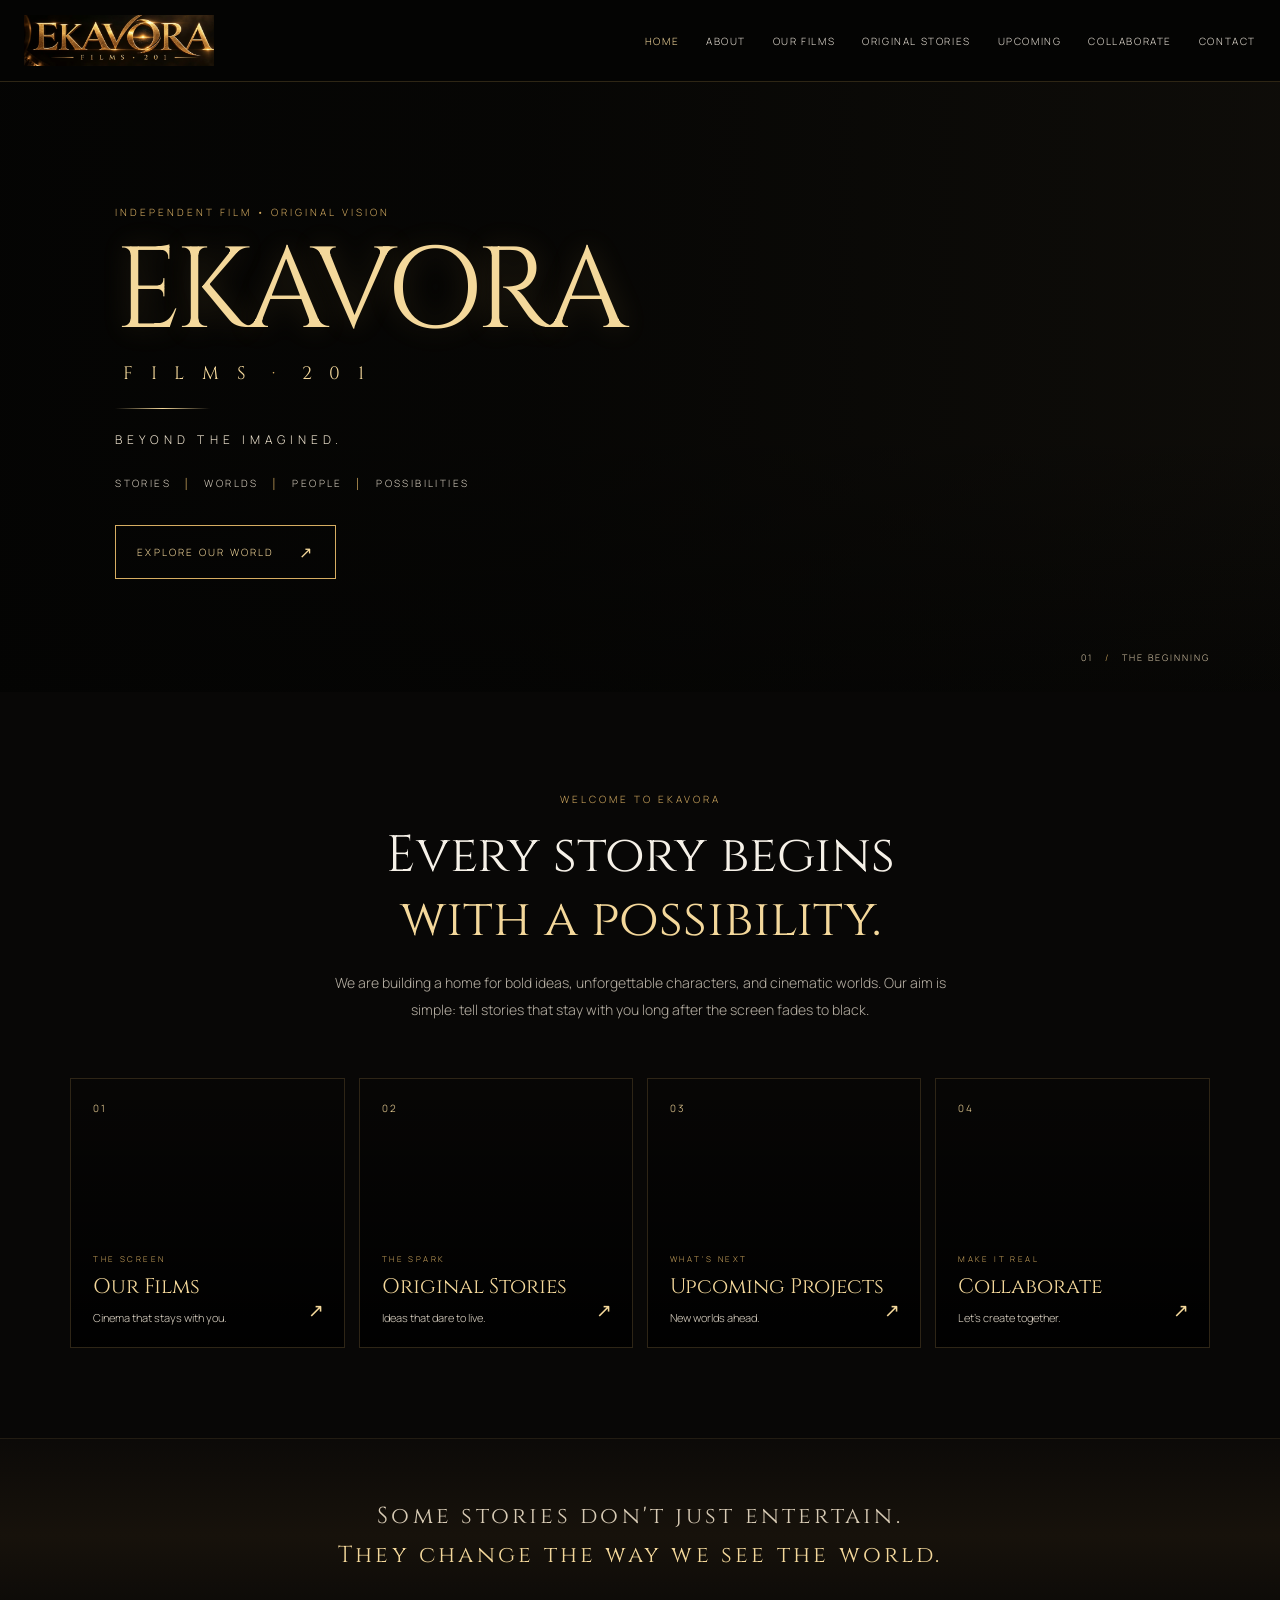
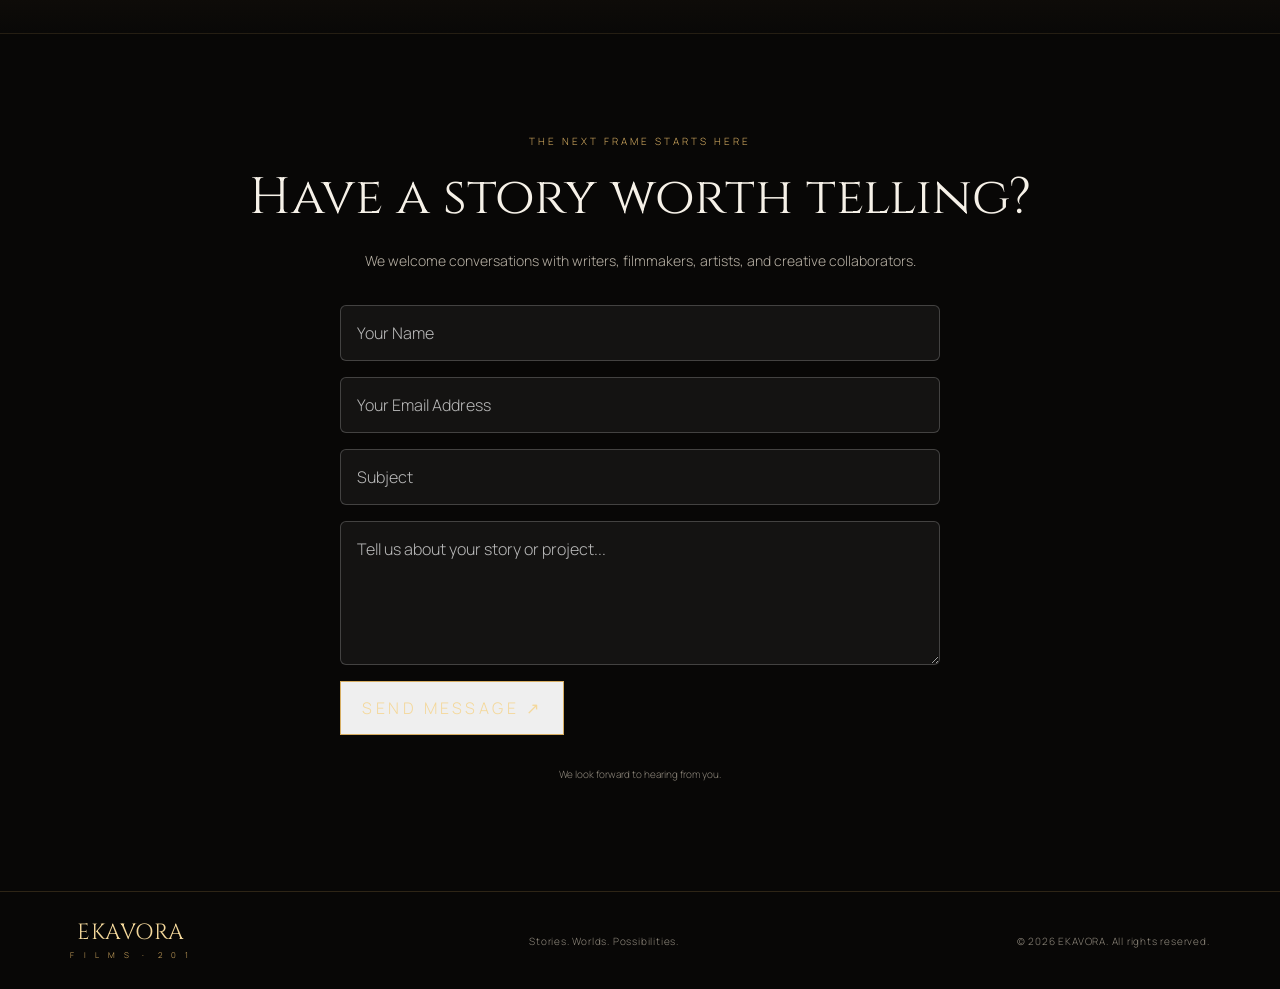
<file: index.html>
<!DOCTYPE html>
<html lang="en">
<head>
  <meta charset="UTF-8">
  <meta name="viewport" content="width=device-width, initial-scale=1.0">
  <meta name="theme-color" content="#080706">
  <meta name="description" content="EKAVORA — Films, stories, worlds, and possibilities.">
  <title>EKAVORA | Films 201</title>
  <link rel="preconnect" href="https://fonts.googleapis.com">
  <link rel="preconnect" href="https://fonts.gstatic.com" crossorigin>
  <link href="https://fonts.googleapis.com/css2?family=Cinzel:wght@400;500;600;700&family=Manrope:wght@300;400;500;600&display=swap" rel="stylesheet">
  <link rel="stylesheet" href="style.css">
</head>
<body>
  <header class="site-header">
    <a class="brand" href="#home" aria-label="EKAVORA home">
       <img class="brand-logo" src="./Assets/WhatsApp%20Image%202026-10-28%20at%203.33.55%20AM.jpeg"
      alt="EKAVORA Films 201">
    </a>
    <button class="menu-toggle" aria-label="Open navigation" aria-expanded="false">☰</button>
    <nav class="nav">
      <a class="active" href="#home">Home</a>
      <a href="#about">About</a>
      <a href="#films">Our Films</a>
      <a href="#stories">Original Stories</a>
      <a href="#upcoming">Upcoming</a>
      <a href="#collaborate">Collaborate</a>
      <a href="#contact">Contact</a>
    </nav>
  </header>

  <main>
    <section class="hero" id="home">
      <div class="hero-image" role="img" aria-label="Cinematic film set in warm golden light"></div>
      <div class="hero-shade"></div>
      <div class="hero-content">
        <p class="eyebrow">INDEPENDENT FILM • ORIGINAL VISION</p>
        <h1>EKAVORA</h1>
        <div class="hero-subtitle">F I L M S <span>·</span> 2 0 1</div>
        <div class="gold-rule"></div>
        <p class="tagline">BEYOND THE IMAGINED.</p>
        <p class="hero-mantra">STORIES <i>│</i> WORLDS <i>│</i> PEOPLE <i>│</i> POSSIBILITIES</p>
        <a class="button" href="#about">EXPLORE OUR WORLD <span>↗</span></a>
      </div>
      <div class="hero-index">01 <span>/</span> THE BEGINNING</div>
    </section>

    <section class="intro section-wrap" id="about">
      <p class="eyebrow">WELCOME TO EKAVORA</p>
      <h2>Every story begins<br><em>with a possibility.</em></h2>
      <p class="intro-copy">We are building a home for bold ideas, unforgettable characters, and cinematic worlds. Our aim is simple: tell stories that stay with you long after the screen fades to black.</p>
    </section>

    <section class="feature-grid section-wrap" aria-label="Explore EKAVORA">
      <a class="feature-card film-card" id="films" href="#contact">
        <span class="card-number">01</span><div><p class="eyebrow">THE SCREEN</p><h3>Our Films</h3><p>Cinema that stays with you.</p></div><span class="arrow">↗</span>
      </a>
      <a class="feature-card story-card" id="stories" href="#contact">
        <span class="card-number">02</span><div><p class="eyebrow">THE SPARK</p><h3>Original Stories</h3><p>Ideas that dare to live.</p></div><span class="arrow">↗</span>
      </a>
      <a class="feature-card upcoming-card" id="upcoming" href="#contact">
        <span class="card-number">03</span><div><p class="eyebrow">WHAT'S NEXT</p><h3>Upcoming Projects</h3><p>New worlds ahead.</p></div><span class="arrow">↗</span>
      </a>
      <a class="feature-card collab-card" id="collaborate" href="#contact">
        <span class="card-number">04</span><div><p class="eyebrow">MAKE IT REAL</p><h3>Collaborate</h3><p>Let's create together.</p></div><span class="arrow">↗</span>
      </a>
    </section>

    <section class="manifesto">
      <div class="manifesto-inner">
        <span class="gold-rule"></span>
        <p>Some stories don't just entertain.</p>
        <p class="manifesto-strong">They change the way we see the world.</p>
        <span class="gold-rule"></span>
      </div>
    </section>

    <section class="contact section-wrap" id="contact">
    <p class="eyebrow">THE NEXT FRAME STARTS HERE</p>
    <h2>Have a story worth telling?</h2>
    <p>We welcome conversations with writers, filmmakers, artists, and creative collaborators.</p>

    <form action="https://formspree.io/f/mkjjrlqg" method="POST" class="contact-form">
        <input type="text" name="name" placeholder="Your Name" required>

        <input type="email" name="email" placeholder="Your Email Address" required>

        <input type="text" name="subject" placeholder="Subject" required>

        <textarea name="message" placeholder="Tell us about your story or project..." rows="5" required></textarea>

        <button type="submit" class="button">SEND MESSAGE ↗</button>
    </form>

    <p class="contact-note">We look forward to hearing from you.</p>
    </section>
  </main>

  <footer class="footer">
    <a class="brand footer-brand" href="#home"><span class="brand-main">EKAVORA</span><span class="brand-sub">F I L M S <b>·</b> 2 0 1</span></a>
    <p>Stories. Worlds. Possibilities.</p>
    <p class="copyright">© <span id="year"></span> EKAVORA. All rights reserved.</p>
  </footer>
  <script src="script.js"></script>
</body>
</html>
</file>
<file: style.css>
*{box-sizing:border-box}
:root{--black:#080706;--panel:#11100e;--gold:#d6ad62;--gold-light:#f4d89b;--muted:#b8b1a5;--white:#f6f1e8}
html{scroll-behavior:smooth;scroll-padding-top:90px}
body{margin:0;background:var(--black);color:var(--white);font-family:"Manrope",Arial,sans-serif;font-weight:300}
a{color:inherit;text-decoration:none}
.site-header{height:82px;display:flex;align-items:center;justify-content:space-between;padding:0 5.5%;background:rgba(5,5,4,.96);border-bottom:1px solid rgba(214,173,98,.2);position:sticky;top:0;z-index:20}
.brand{display:flex;flex-direction:column;align-items:center;line-height:1}
.brand-main{font-family:"Cinzel",Georgia,serif;color:var(--gold-light);font-size:27px;letter-spacing:.025em}
.brand-sub{font-size:9px;letter-spacing:.45em;color:var(--gold);margin-top:7px}
.brand-sub b{font-weight:400;margin:0 4px}
.nav{display:flex;gap:clamp(12px,2.1vw,32px);align-items:center}
.nav a{font-size:10px;letter-spacing:.16em;text-transform:uppercase;color:#e8e1d6;transition:color .2s}
.nav a:hover,.nav a.active{color:var(--gold-light)}
.menu-toggle{display:none;background:none;border:1px solid #66512f;color:var(--gold-light);font-size:22px;padding:5px 10px}
.hero{position:relative;min-height:610px;display:flex;align-items:center;overflow:hidden;background:#100e0a}
.hero-image{position:absolute;inset:0;background-image:url("https://images.unsplash.com/photo-1485846234645-a62644f84728?auto=format&fit=crop&w=2200&q=85");background-position:center 48%;background-size:cover;filter:sepia(.45) brightness(.48)}
.hero-shade{position:absolute;inset:0;background:linear-gradient(90deg,rgba(4,4,3,.96) 0%,rgba(4,4,3,.78) 42%,rgba(4,4,3,.15) 100%),linear-gradient(0deg,rgba(5,5,4,.75),transparent 42%)}
.hero-content{position:relative;z-index:1;width:min(680px,90%);margin-left:9%;padding:70px 0}
.eyebrow{font-size:10px;letter-spacing:.3em;color:var(--gold);text-transform:uppercase}
.hero h1{font-family:"Cinzel",Georgia,serif;font-size:clamp(58px,9vw,116px);font-weight:400;line-height:.98;letter-spacing:-.045em;margin:18px 0 0;color:var(--gold-light);text-shadow:0 0 28px rgba(214,173,98,.2)}
.hero-subtitle{font-family:"Cinzel",Georgia,serif;letter-spacing:.35em;color:var(--gold-light);font-size:18px;margin:12px 0 20px 8px}
.hero-subtitle span{margin:0 9px;color:var(--gold)}
.gold-rule{width:95px;height:1px;background:linear-gradient(90deg,transparent,var(--gold-light),transparent);margin:22px 0}
.tagline{letter-spacing:.42em;font-size:12px;color:#f4e9d4}
.hero-mantra{font-size:10px;letter-spacing:.24em;color:#d9d0c1;margin:28px 0 35px}
.hero-mantra i{font-style:normal;color:var(--gold);padding:0 8px}
.button{display:inline-flex;align-items:center;gap:24px;border:1px solid var(--gold);padding:15px 21px;color:var(--gold-light);font-size:10px;letter-spacing:.22em;transition:background .25s,color .25s}
.button:hover{background:var(--gold);color:#090806}
.button span{font-size:16px}
.hero-index{position:absolute;right:5.5%;bottom:28px;font-size:9px;letter-spacing:.22em;color:#d6c6a7}
.hero-index span{color:var(--gold);padding:0 8px}
.section-wrap{width:min(1180px,89%);margin:0 auto}
.intro{text-align:center;padding:90px 0 55px}
.intro h2,.contact h2{font-family:"Cinzel",Georgia,serif;font-weight:400;font-size:clamp(32px,4vw,52px);line-height:1.25;margin:18px 0;color:var(--white)}
.intro h2 em{font-style:normal;color:var(--gold-light)}
.intro-copy{max-width:650px;margin:0 auto;color:var(--muted);font-size:14px;line-height:1.9}
.feature-grid{display:grid;grid-template-columns:repeat(4,1fr);gap:14px;padding-bottom:90px}
.feature-card{min-height:270px;position:relative;display:flex;flex-direction:column;justify-content:space-between;padding:22px;background-size:cover;background-position:center;overflow:hidden;border:1px solid rgba(214,173,98,.18);isolation:isolate;transition:transform .25s,border-color .25s}
.feature-card:before{content:"";position:absolute;inset:0;background:linear-gradient(0deg,rgba(0,0,0,.95),rgba(0,0,0,.12));z-index:-1}
.feature-card:hover{transform:translateY(-5px);border-color:var(--gold)}
.film-card{background-image:url("https://images.unsplash.com/photo-1518709268805-4e9042af9f23?auto=format&fit=crop&w=800&q=80")}
.story-card{background-image:url("https://images.unsplash.com/photo-1455390582262-044c dead?auto=format&fit=crop&w=800&q=80")}
.upcoming-card{background-image:url("https://images.unsplash.com/photo-1519608487953-e999c86e7455?auto=format&fit=crop&w=800&q=80")}
.collab-card{background-image:url("https://images.unsplash.com/photo-1521737711867-e3b97375f902?auto=format&fit=crop&w=800&q=80")}
.card-number{font-size:10px;letter-spacing:.2em;color:var(--gold-light)}
.feature-card .eyebrow{font-size:8px;margin-bottom:9px}
.feature-card h3{font-family:"Cinzel",Georgia,serif;font-size:21px;font-weight:400;margin:0 0 9px;color:var(--gold-light)}
.feature-card div>p:last-child{font-size:11px;color:#ddd4c5;margin:0}
.arrow{position:absolute;right:20px;bottom:24px;color:var(--gold-light);font-size:19px}
.manifesto{background:linear-gradient(180deg,#0c0a08,#17120b 50%,#090807);border-top:1px solid rgba(214,173,98,.12);border-bottom:1px solid rgba(214,173,98,.12);text-align:center;padding:54px 20px}
.manifesto-inner{max-width:900px;margin:auto}
.manifesto .gold-rule{margin:0 auto 24px}
.manifesto p{font-family:"Cinzel",Georgia,serif;font-size:clamp(15px,2.2vw,23px);letter-spacing:.14em;color:#d8cbb5;margin:8px 0}
.manifesto .manifesto-strong{color:var(--gold-light)}
.manifesto .gold-rule:last-child{margin:24px auto 0}
.contact{text-align:center;padding:90px 0 100px}
.contact>p:not(.eyebrow):not(.contact-note){color:var(--muted);font-size:14px;line-height:1.8;margin:0 auto 28px;max-width:600px}
.contact-note{font-size:10px;color:#8e877b;margin-top:18px}
.footer{border-top:1px solid rgba(214,173,98,.18);padding:30px 5.5%;display:flex;align-items:center;justify-content:space-between;gap:20px;color:#8f887c;font-size:10px;letter-spacing:.08em}
.footer-brand .brand-main{font-size:22px}.footer-brand .brand-sub{font-size:8px}
.copyright{margin:0}
@media(max-width:900px){.site-header{padding:0 5%;height:74px}.menu-toggle{display:block}.nav{display:none;position:absolute;top:73px;left:0;right:0;background:#090807;padding:22px 6%;flex-direction:column;align-items:flex-start;border-bottom:1px solid rgba(214,173,98,.2)}.nav.open{display:flex}.nav a{padding:7px 0}.hero{min-height:570px}.hero-content{margin-left:6%}.feature-grid{grid-template-columns:repeat(2,1fr)}.feature-card{min-height:230px}}
@media(max-width:560px){.brand-main{font-size:22px}.brand-sub{font-size:8px}.hero{min-height:570px}.hero-content{padding:60px 0;margin-left:6%}.hero h1{font-size:clamp(48px,14vw,76px)}.hero-subtitle{font-size:14px}.hero-mantra{font-size:8px;line-height:2;letter-spacing:.12em}.hero-mantra i{padding:0 2px}.tagline{font-size:10px;letter-spacing:.25em}.intro{padding:65px 0 38px}.feature-grid{width:90%;gap:9px;padding-bottom:60px}.feature-card{min-height:210px;padding:15px}.feature-card h3{font-size:17px}.feature-card div>p:last-child{font-size:10px}.arrow{right:12px;bottom:17px}.manifesto{padding:42px 18px}.contact{padding:65px 0}.footer{flex-direction:column;text-align:center;padding:28px 15px}.hero-index{font-size:8px}}
.brand-logo {
  display: block;
  width: 190px;
  max-width: 100%;
  height: auto;
  object-fit: contain;
}
/* Mobile Responsive Logo */
@media (max-width: 768px). {
  .brand-logo {
    width: 160px;
     }
}  
/* EKAVORA Header and Logo Improvements */
.site-header {
  padding-left: 24px;
  padding-right: 24px;
}

.brand-logo {
  display: block;
  width: 190px;
  max-width: 100%;
  height: auto;
  object-fit: contain;
}

@media (max-width: 768px) {
  .site-header {
    padding-left: 12px;
    padding-right: 12px;
  }

  .brand-logo {
    width: 160px;
  }

  .nav {
    gap: 12px;
  }

  .nav a {
    font-size: 9px;
  }
}
/* Fix mobile screen overflow */
@media (max-width: 768px) {
  html,
  body {
    width: 100%;
    max-width: 100%;
    overflow-x: hidden;
  }

  .hero {
    width: 100%;
    min-width: 0;
    min-height: 560px;
    overflow: hidden;
  }

  .hero-content {
    width: 90%;
    max-width: 90%;
    margin-left: auto;
    margin-right: auto;
  }

  .hero h1 {
    font-size: clamp(42px, 12vw, 64px);
    overflow-wrap: anywhere;
  }

  .hero-subtitle {
    font-size: 14px;
    letter-spacing: 0.2em;
    flex-wrap: wrap;
  }

  .tagline,
  .hero-mantra {
    max-width: 100%;
    overflow-wrap: anywhere;
  }

  .site-header {
    max-width: 100%;
    box-sizing: border-box;
  }
}
/* EKAVORA Contact Form */
.contact-form {
max-width: 600px;
margin: 32px auto;
display: flex;
flex-direction: column;
gap: 16px;
}

.contact-form input,
.contact-form textarea {
width: 100%;
box-sizing: border-box;
padding: 16px;
border: 1px solid rgba(255, 255, 255, 0.2);
border-radius: 6px;
background: rgba(255, 255, 255, 0.05);
color: #ffffff;
font: inherit;
}

.contact-form input::placeholder,
.contact-form textarea::placeholder {
color: #b9b9b9;
}

.contact-form textarea {
resize: vertical;
min-height: 130px;
}

.contact-form button {
cursor: pointer;
align-self: flex-start;
font: inherit;
}

.contact-form input:focus,
.contact-form textarea:focus {
outline: 1px solid #c8a96a;
border-color: #c8a96a;
}

@media (max-width: 600px) {
.contact-form {
width: 100%;
}

.contact-form button {
    align-self: stretch;
}

}
</file>
